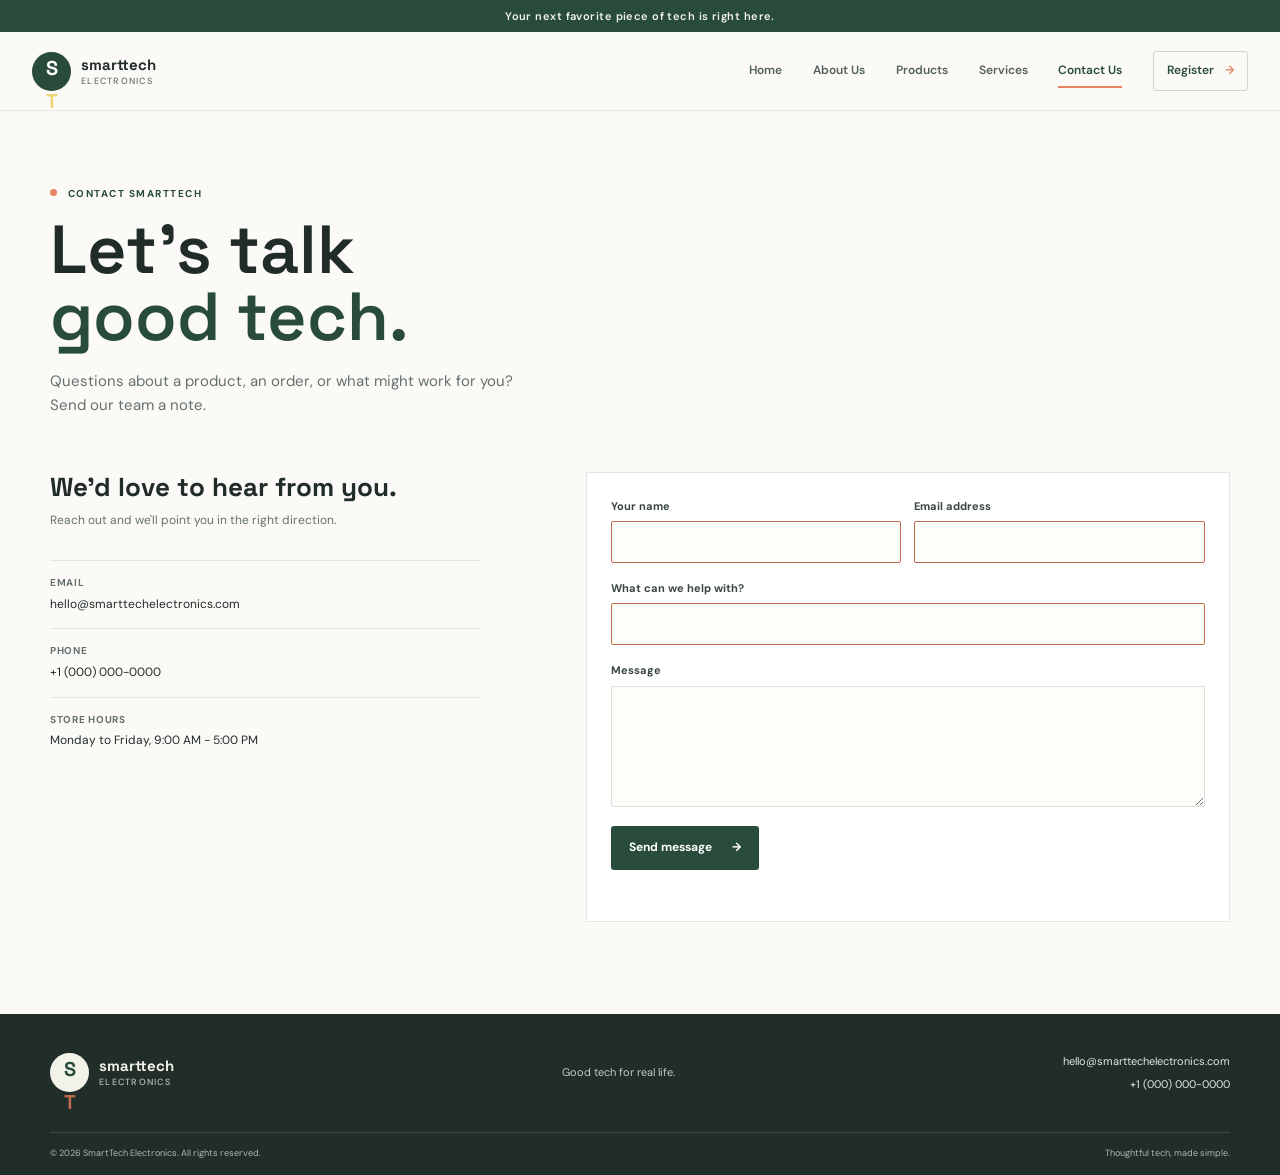
<file: E-comas web/SmartTech_Website/contact.html>
<!DOCTYPE html>
<html lang="en">
<head>
  <meta charset="UTF-8"><meta name="viewport" content="width=device-width, initial-scale=1.0">
  <meta name="description" content="Contact SmartTech Electronics for product advice, orders and customer support.">
  <title>Contact Us | SmartTech Electronics</title>
  <link rel="preconnect" href="https://fonts.googleapis.com"><link rel="preconnect" href="https://fonts.gstatic.com" crossorigin>
  <link href="https://fonts.googleapis.com/css2?family=DM+Sans:wght@400;500;600;700&family=Space+Grotesk:wght@500;600;700&display=swap" rel="stylesheet"><link rel="stylesheet" href="styles.css"><script src="script.js" defer></script>
</head>
<body>
  <div class="announcement">Your next favorite piece of tech is right here.</div>
  <header class="site-header"><div class="header-inner"><a class="brand" href="index.html" aria-label="SmartTech Electronics home"><span class="brand-mark" aria-hidden="true">S<span>T</span></span><span class="brand-name">smarttech<span>electronics</span></span></a><nav class="main-nav" aria-label="Main navigation"><a href="index.html">Home</a><a href="about.html">About Us</a><a href="products.html">Products</a><a href="services.html">Services</a><a class="active" aria-current="page" href="contact.html">Contact Us</a><a class="nav-register" href="register.html">Register <span aria-hidden="true">&rarr;</span></a></nav></div></header>
  <main>
    <section class="page-hero page-wrap"><p class="eyebrow"><span class="eyebrow-dot"></span> Contact SmartTech</p><h1>Let's talk<br><span>good tech.</span></h1><p class="page-intro">Questions about a product, an order, or what might work for you? Send our team a note.</p></section>
    <section class="page-wrap contact-layout"><div class="contact-details"><h2>We'd love to hear from you.</h2><p>Reach out and we'll point you in the right direction.</p><div class="contact-detail"><span class="detail-label">Email</span><a href="mailto:hello@smarttechelectronics.com">hello@smarttechelectronics.com</a></div><div class="contact-detail"><span class="detail-label">Phone</span><a href="tel:+10000000000">+1 (000) 000-0000</a></div><div class="contact-detail"><span class="detail-label">Store hours</span><span>Monday to Friday, 9:00 AM - 5:00 PM</span></div></div><form class="form-panel" data-demo-form><div class="form-grid"><div class="form-field"><label for="contact-name">Your name</label><input id="contact-name" name="name" type="text" autocomplete="name" required></div><div class="form-field"><label for="contact-email">Email address</label><input id="contact-email" name="email" type="email" autocomplete="email" required></div><div class="form-field form-full"><label for="contact-subject">What can we help with?</label><input id="contact-subject" name="subject" type="text" required></div><div class="form-field form-full"><label for="contact-message">Message</label><textarea id="contact-message" name="message" rows="5" required></textarea></div></div><button class="button button-primary" type="submit">Send message <span aria-hidden="true">&rarr;</span></button><p class="form-status" role="status" aria-live="polite"></p></form></section>
  </main>
  <footer class="site-footer"><div class="page-wrap footer-main"><a class="brand brand-footer" href="index.html"><span class="brand-mark" aria-hidden="true">S<span>T</span></span><span class="brand-name">smarttech<span>electronics</span></span></a><p>Good tech for real life.</p><div class="footer-contact"><a href="mailto:hello@smarttechelectronics.com">hello@smarttechelectronics.com</a><a href="tel:+10000000000">+1 (000) 000-0000</a></div></div><div class="page-wrap footer-bottom"><span>&copy; 2026 SmartTech Electronics. All rights reserved.</span><span>Thoughtful tech, made simple.</span></div></footer>
</body>
</html>
</file>
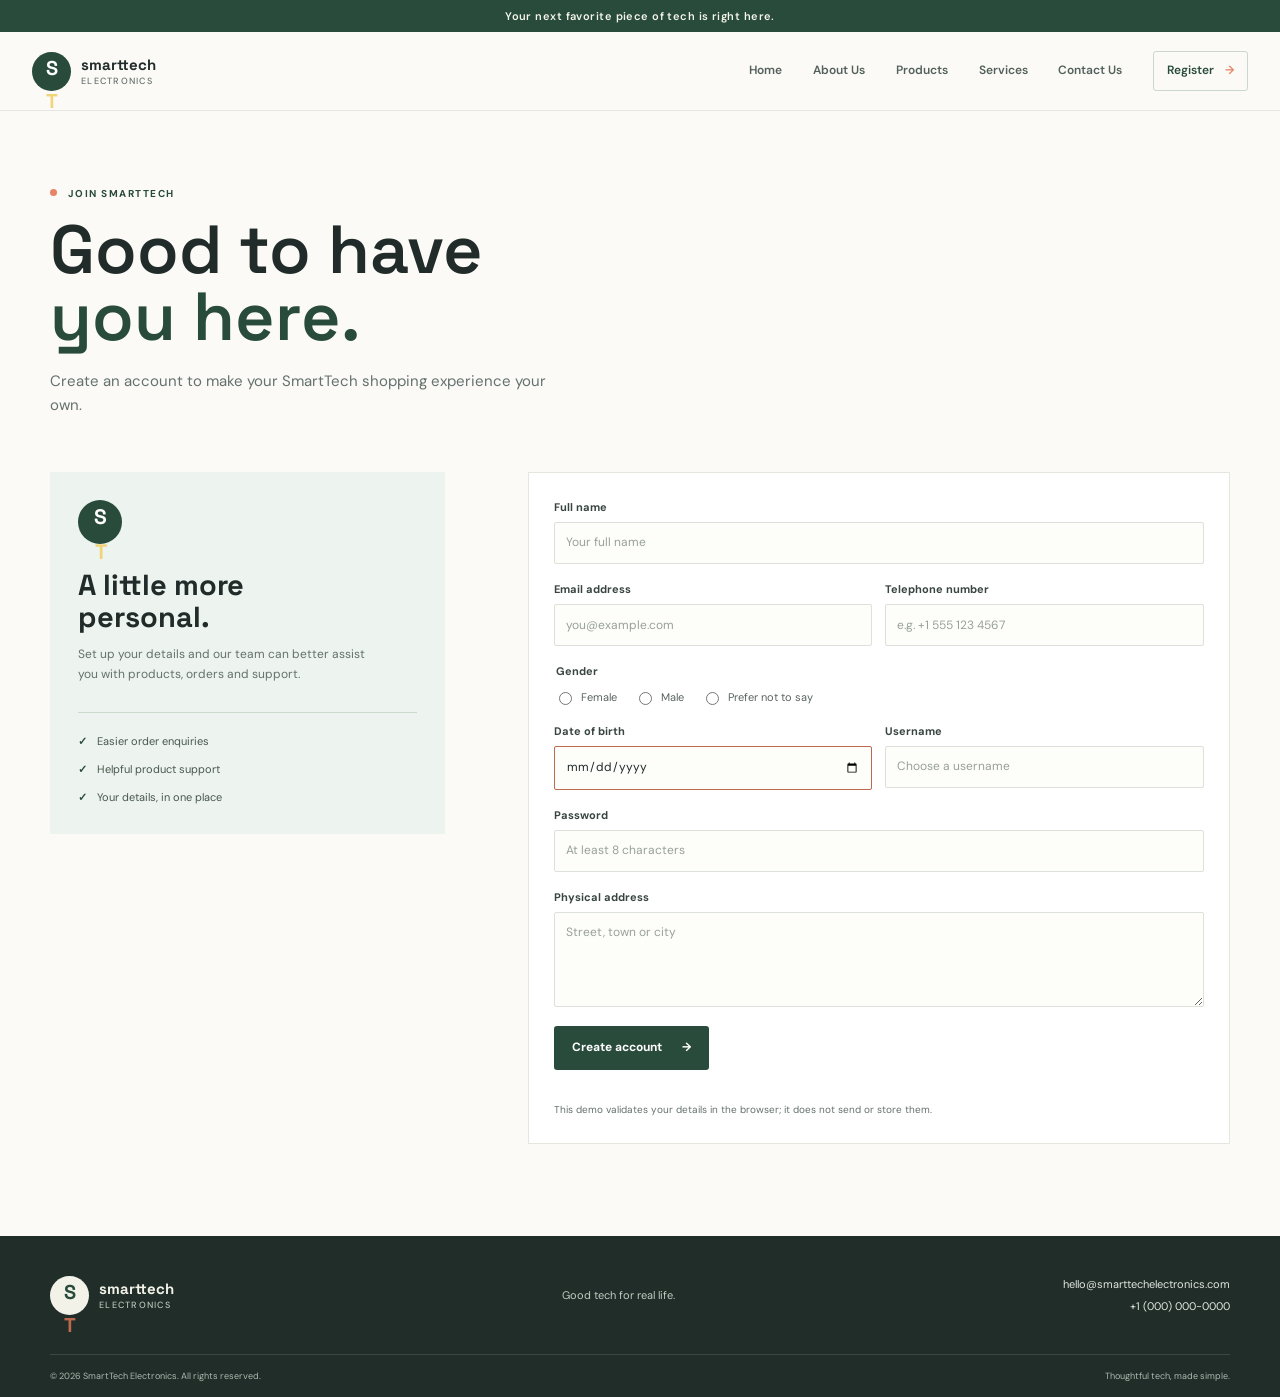
<file: E-comas web/SmartTech_Website/register.html>
<!DOCTYPE html>
<html lang="en">
<head>
  <meta charset="UTF-8"><meta name="viewport" content="width=device-width, initial-scale=1.0">
  <meta name="description" content="Create your SmartTech Electronics customer account.">
  <title>Register | SmartTech Electronics</title>
  <link rel="preconnect" href="https://fonts.googleapis.com"><link rel="preconnect" href="https://fonts.gstatic.com" crossorigin>
  <link href="https://fonts.googleapis.com/css2?family=DM+Sans:wght@400;500;600;700&family=Space+Grotesk:wght@500;600;700&display=swap" rel="stylesheet"><link rel="stylesheet" href="styles.css"><script src="script.js" defer></script>
</head>
<body>
  <div class="announcement">Your next favorite piece of tech is right here.</div>
  <header class="site-header"><div class="header-inner"><a class="brand" href="index.html" aria-label="SmartTech Electronics home"><span class="brand-mark" aria-hidden="true">S<span>T</span></span><span class="brand-name">smarttech<span>electronics</span></span></a><nav class="main-nav" aria-label="Main navigation"><a href="index.html">Home</a><a href="about.html">About Us</a><a href="products.html">Products</a><a href="services.html">Services</a><a href="contact.html">Contact Us</a><a class="nav-register active" aria-current="page" href="register.html">Register <span aria-hidden="true">&rarr;</span></a></nav></div></header>
  <main>
    <section class="page-hero page-wrap"><p class="eyebrow"><span class="eyebrow-dot"></span> Join SmartTech</p><h1>Good to have<br><span>you here.</span></h1><p class="page-intro">Create an account to make your SmartTech shopping experience your own.</p></section>
    <section class="page-wrap register-layout"><div class="register-aside"><span class="register-aside-mark" aria-hidden="true">S<span>T</span></span><h2>A little more<br>personal.</h2><p>Set up your details and our team can better assist you with products, orders and support.</p><div class="register-points"><span><b aria-hidden="true">&#10003;</b> Easier order enquiries</span><span><b aria-hidden="true">&#10003;</b> Helpful product support</span><span><b aria-hidden="true">&#10003;</b> Your details, in one place</span></div></div><form class="form-panel registration-form" data-demo-form><div class="form-grid"><div class="form-field form-full"><label for="full-name">Full name</label><input id="full-name" name="fullName" type="text" autocomplete="name" placeholder="Your full name" required minlength="2"></div><div class="form-field"><label for="email">Email address</label><input id="email" name="email" type="email" autocomplete="email" placeholder="you@example.com" required></div><div class="form-field"><label for="telephone">Telephone number</label><input id="telephone" name="telephone" type="tel" autocomplete="tel" placeholder="e.g. +1 555 123 4567" required pattern="[+0-9() .-]{7,20}" title="Enter a valid telephone number using digits, spaces, +, parentheses, dots or hyphens."></div><fieldset class="form-field form-full gender-field"><legend>Gender</legend><div class="radio-options"><label><input type="radio" name="gender" value="female" required> Female</label><label><input type="radio" name="gender" value="male"> Male</label><label><input type="radio" name="gender" value="prefer-not-to-say"> Prefer not to say</label></div></fieldset><div class="form-field"><label for="dob">Date of birth</label><input id="dob" name="dateOfBirth" type="date" autocomplete="bday" required></div><div class="form-field"><label for="username">Username</label><input id="username" name="username" type="text" autocomplete="username" placeholder="Choose a username" required minlength="4" maxlength="24" pattern="[A-Za-z0-9_]+" title="Use 4 to 24 letters, numbers or underscores."></div><div class="form-field form-full"><label for="password">Password</label><input id="password" name="password" type="password" autocomplete="new-password" placeholder="At least 8 characters" required minlength="8"></div><div class="form-field form-full"><label for="address">Physical address</label><textarea id="address" name="address" autocomplete="street-address" rows="3" placeholder="Street, town or city" required minlength="5"></textarea></div></div><button class="button button-primary" type="submit">Create account <span aria-hidden="true">&rarr;</span></button><p class="form-status" role="status" aria-live="polite"></p><p class="form-note">This demo validates your details in the browser; it does not send or store them.</p></form></section>
  </main>
  <footer class="site-footer"><div class="page-wrap footer-main"><a class="brand brand-footer" href="index.html"><span class="brand-mark" aria-hidden="true">S<span>T</span></span><span class="brand-name">smarttech<span>electronics</span></span></a><p>Good tech for real life.</p><div class="footer-contact"><a href="mailto:hello@smarttechelectronics.com">hello@smarttechelectronics.com</a><a href="tel:+10000000000">+1 (000) 000-0000</a></div></div><div class="page-wrap footer-bottom"><span>&copy; 2026 SmartTech Electronics. All rights reserved.</span><span>Thoughtful tech, made simple.</span></div></footer>
</body>
</html>
</file>
<file: E-comas web/SmartTech_Website/styles.css>
@import url('https://fonts.googleapis.com/css2?family=DM+Sans:wght@400;500;600;700&family=Space+Grotesk:wght@500;600;700&display=swap');

:root {
  color-scheme: light;
  --ink: #202b2a;
  --muted: #64716e;
  --paper: #fbfaf6;
  --white: #fff;
  --green: #b7d9c8;
  --green-dark: #284b3b;
  --green-pale: #edf3ee;
  --coral: #e88365;
  --yellow: #f0d477;
  --line: #e5e6df;
  --heading: 'Space Grotesk', 'Trebuchet MS', sans-serif;
  --body: 'DM Sans', 'Segoe UI', sans-serif;
}

* { box-sizing: border-box; }
html { scroll-behavior: smooth; }
body { margin: 0; background: var(--paper); color: var(--ink); font-family: var(--body); font-size: 15px; line-height: 1.65; }
a { color: inherit; text-decoration: none; }
button, input, textarea { font: inherit; }
img { display: block; max-width: 100%; }
.page-wrap { width: min(1180px, calc(100% - 64px)); margin-inline: auto; }
.announcement { min-height: 32px; display: flex; align-items: center; justify-content: center; padding: 5px 16px; background: var(--green-dark); color: #f4f4e9; font-size: 11px; font-weight: 600; letter-spacing: .04em; text-align: center; }
.site-header { position: relative; z-index: 3; background: var(--paper); border-bottom: 1px solid var(--line); }
.header-inner { width: min(1280px, calc(100% - 64px)); min-height: 78px; margin-inline: auto; display: flex; align-items: center; justify-content: space-between; gap: 28px; }
.brand { display: inline-flex; align-items: center; gap: 10px; flex: 0 0 auto; }
.brand-mark { width: 39px; height: 39px; display: grid; place-items: center; border-radius: 50%; background: var(--green-dark); color: white; font-family: var(--heading); font-size: 20px; font-weight: 700; letter-spacing: -1.5px; }
.brand-mark span { color: var(--yellow); }
.brand-name { display: grid; font-family: var(--heading); font-size: 15px; font-weight: 700; line-height: 1.15; }
.brand-name span { margin-top: 3px; color: var(--muted); font-family: var(--body); font-size: 9px; font-weight: 500; letter-spacing: .14em; text-transform: uppercase; }
.main-nav { display: flex; align-items: center; gap: clamp(14px, 2.4vw, 32px); }
.main-nav > a { position: relative; padding: 8px 0; color: #53605c; font-size: 12px; font-weight: 600; transition: color .18s ease; }
.main-nav > a:hover, .main-nav > a.active { color: var(--green-dark); }
.main-nav > a.active:not(.nav-register)::after { position: absolute; right: 0; bottom: 1px; left: 0; height: 2px; background: var(--coral); content: ''; }
.main-nav .nav-register { padding: 9px 13px; border: 1px solid #cbd6ce; border-radius: 3px; color: var(--green-dark); }
.main-nav .nav-register span { margin-left: 8px; color: var(--coral); }
.main-nav .nav-register:hover { background: var(--green-pale); border-color: var(--green-dark); }

.hero { min-height: 510px; display: grid; grid-template-columns: .88fr 1.12fr; align-items: center; gap: 5.5%; padding-block: 55px 62px; }
.hero-copy { padding: 12px 0 5px; animation: rise-in .55s both; }
.eyebrow { margin: 0 0 15px; color: var(--green-dark); font-size: 10px; font-weight: 700; letter-spacing: .15em; line-height: 1.5; text-transform: uppercase; }
.eyebrow-dot { width: 7px; height: 7px; display: inline-block; margin-right: 7px; border-radius: 50%; background: var(--coral); vertical-align: 1px; }
h1, h2, h3, p { margin-top: 0; }
h1, h2, h3 { font-family: var(--heading); }
.hero h1, .page-hero h1 { margin-bottom: 20px; font-size: clamp(48px, 6vw, 76px); font-weight: 600; letter-spacing: 0; line-height: .99; }
.hero h1 span, .page-hero h1 span { color: var(--green-dark); }
.hero-description { max-width: 410px; margin-bottom: 25px; color: var(--muted); font-size: 15px; }
.hero-actions { display: flex; align-items: center; gap: 23px; flex-wrap: wrap; }
.button { min-height: 44px; display: inline-flex; align-items: center; justify-content: center; gap: 20px; padding: 10px 17px; border: 1px solid transparent; border-radius: 3px; cursor: pointer; font-size: 12px; font-weight: 700; transition: transform .18s ease, background .18s ease, border-color .18s ease; }
.button:hover { transform: translateY(-2px); }
.button-primary { background: var(--green-dark); color: var(--white); }
.button-primary:hover { background: #193729; }
.text-link { display: inline-flex; align-items: center; gap: 8px; color: var(--green-dark); font-size: 12px; font-weight: 700; }
.text-link:hover { color: #ac573c; }
.hero-note { margin-top: 32px; color: var(--muted); font-size: 10px; }
.note-check { width: 17px; height: 17px; display: inline-grid; margin-right: 7px; place-items: center; border-radius: 50%; background: #e0ebe0; color: var(--green-dark); font-size: 10px; }
.hero-showcase { position: relative; height: 385px; display: grid; grid-template-columns: 1.45fr .8fr; gap: 11px; animation: rise-in .65s .08s both; }
.showcase-main, .showcase-side { position: relative; min-width: 0; overflow: hidden; }
.showcase-main { background: #d7e3dc; }
.showcase-main img, .showcase-side img { width: 100%; height: 100%; object-fit: cover; }
.showcase-main img { object-position: 55% center; }
.showcase-side { display: grid; grid-template-rows: 1fr 1fr; gap: 11px; }
.showcase-side img:first-child { object-position: center; background: #ead9c5; }
.showcase-side img:last-child { background: #e8cdbf; }
.image-label { position: absolute; bottom: 15px; left: 15px; padding: 7px 10px; background: var(--paper); color: var(--ink); font-size: 10px; font-weight: 700; }
.showcase-spark { position: absolute; top: -19px; right: -17px; width: 42px; height: 42px; display: grid; place-items: center; border: 1px solid var(--green-dark); border-radius: 50%; background: var(--yellow); color: var(--green-dark); font-size: 25px; }
.benefits-band { background: var(--green-pale); border-top: 1px solid #e3ebe3; border-bottom: 1px solid #e3ebe3; }
.benefits-grid { min-height: 100px; display: grid; grid-template-columns: repeat(3, 1fr); align-items: center; gap: 28px; }
.benefits-grid > div { display: flex; align-items: center; gap: 13px; }
.benefit-icon { color: #718b79; font-family: var(--heading); font-size: 20px; }
.benefits-grid p { display: grid; margin: 0; line-height: 1.35; }
.benefits-grid strong { font-size: 11px; }
.benefits-grid small { margin-top: 3px; color: var(--muted); font-size: 10px; }
.section-space { padding-block: 78px 84px; }
.section-heading { display: flex; align-items: end; justify-content: space-between; gap: 20px; margin-bottom: 25px; }
.section-heading .eyebrow { margin-bottom: 7px; }
.section-heading h2 { margin: 0; font-size: 30px; font-weight: 600; letter-spacing: 0; line-height: 1.15; }
.section-heading > .text-link, .result-count { margin-bottom: 4px; }
.promo-grid { display: grid; grid-template-columns: repeat(3, minmax(0, 1fr)); gap: 16px; }
.promo-card { position: relative; min-height: 310px; display: flex; flex-direction: column; justify-content: flex-end; overflow: hidden; padding: 21px; }
.promo-card::after { position: absolute; inset: 30% 0 0; background: linear-gradient(transparent, rgba(20, 33, 30, .67)); content: ''; transition: opacity .2s ease; }
.promo-card:hover::after { opacity: .8; }
.promo-blue { background: #a9c5ba; }
.promo-yellow { background: #e5d5a4; }
.promo-coral { background: #d3a18a; }
.promo-card img { position: absolute; inset: 0; width: 100%; height: 100%; object-fit: cover; transition: transform .35s ease; }
.promo-card:hover img { transform: scale(1.035); }
.promo-tag, .promo-title, .promo-arrow { position: relative; z-index: 1; color: white; }
.promo-tag { align-self: flex-start; margin-bottom: 11px; padding: 4px 8px; background: rgba(31, 57, 45, .8); font-size: 9px; font-weight: 700; letter-spacing: .08em; text-transform: uppercase; }
.promo-title { font-family: var(--heading); font-size: 25px; font-weight: 600; line-height: 1.1; }
.promo-arrow { position: absolute; right: 17px; bottom: 19px; font-size: 22px; }
.home-cta { background: var(--green-dark); color: white; }
.cta-inner { min-height: 220px; display: flex; align-items: center; justify-content: space-between; gap: 30px; }
.cta-inner .eyebrow { color: var(--yellow); }
.cta-inner h2 { margin: 0; font-size: 35px; font-weight: 600; line-height: 1.12; }
.button-light { background: var(--paper); color: var(--green-dark); }
.button-light:hover { background: var(--yellow); }

.site-footer { background: #202d28; color: #f2f2e9; }
.footer-main { min-height: 118px; display: flex; align-items: center; justify-content: space-between; gap: 25px; }
.brand-footer .brand-mark { background: #f2f2e9; color: var(--green-dark); }
.brand-footer .brand-mark span { color: #bd694e; }
.brand-footer .brand-name span { color: #b7c4ba; }
.footer-main > p { margin: 0; color: #c1ccc4; font-size: 11px; }
.footer-contact { display: grid; gap: 4px; text-align: right; }
.footer-contact a { color: #e3e7e0; font-size: 11px; }
.footer-contact a:hover { color: var(--yellow); }
.footer-bottom { min-height: 43px; display: flex; align-items: center; justify-content: space-between; gap: 16px; border-top: 1px solid #3c4943; color: #aeb9b1; font-size: 9px; }

.page-hero { padding-block: 75px 54px; }
.page-hero h1 { max-width: 760px; margin-bottom: 18px; font-size: clamp(45px, 5.7vw, 68px); }
.page-intro { max-width: 500px; margin-bottom: 0; color: var(--muted); font-size: 15px; }
.story-section { display: grid; grid-template-columns: 1.05fr .95fr; align-items: center; gap: 8%; padding-block: 12px 90px; }
.story-image { height: 390px; overflow: hidden; background: #dce5dc; }
.story-image img { width: 100%; height: 100%; object-fit: cover; }
.story-copy h2 { margin-bottom: 20px; font-size: 38px; line-height: 1.06; }
.story-copy > p:not(.eyebrow) { color: var(--muted); font-size: 13px; }
.story-copy .button { margin-top: 12px; }
.values-section { padding-block: 70px 82px; background: var(--green-pale); }
.values-section .section-heading { margin-bottom: 32px; }
.values-grid { display: grid; grid-template-columns: repeat(3, 1fr); gap: 34px; }
.values-grid article { padding-top: 15px; border-top: 1px solid #b9c9bc; }
.values-grid article > span { color: #7b9683; font-family: var(--heading); font-size: 13px; }
.values-grid h3 { margin: 14px 0 8px; font-size: 17px; }
.values-grid p { max-width: 310px; margin: 0; color: var(--muted); font-size: 12px; }

.product-section { padding-bottom: 74px; }
.product-section .section-heading { margin-bottom: 23px; }
.result-count { color: var(--muted); font-size: 11px; }
.product-grid { display: grid; grid-template-columns: repeat(3, minmax(0, 1fr)); gap: 25px 17px; }
.product-card { min-width: 0; background: var(--white); border: 1px solid var(--line); }
.product-image { position: relative; height: 225px; overflow: hidden; background: #e9eee8; }
.product-image img { width: 100%; height: 100%; object-fit: cover; transition: transform .3s ease; }
.product-card:hover .product-image img { transform: scale(1.035); }
.product-category { position: absolute; bottom: 10px; left: 10px; padding: 4px 8px; background: var(--paper); color: var(--green-dark); font-size: 9px; font-weight: 700; }
.product-info { padding: 14px 15px 15px; }
.product-info h3 { margin-bottom: 5px; font-size: 17px; }
.product-info > p { min-height: 40px; margin-bottom: 13px; color: var(--muted); font-size: 11px; line-height: 1.5; }
.product-buy { display: flex; align-items: center; justify-content: space-between; gap: 10px; padding-top: 11px; border-top: 1px solid var(--line); }
.product-buy strong { font-family: var(--heading); font-size: 15px; }
.button-small { min-height: 34px; gap: 9px; padding: 7px 10px; background: var(--green-pale); color: var(--green-dark); font-size: 10px; }
.button-small:hover { background: var(--green); }
.inventory-section { padding-block: 20px 88px; }
.inventory-section .section-heading { margin-bottom: 18px; }
.table-scroll { overflow-x: auto; border: 1px solid var(--line); background: white; }
.inventory-table { width: 100%; border-collapse: collapse; text-align: left; font-size: 12px; }
.inventory-table caption { padding: 10px 14px; color: var(--muted); text-align: left; }
.inventory-table th, .inventory-table td { padding: 12px 15px; border-bottom: 1px solid var(--line); }
.inventory-table thead th { background: var(--green-pale); color: var(--green-dark); font-size: 10px; font-weight: 700; }
.inventory-table thead .table-group { background: var(--green-dark); color: white; font-family: var(--heading); font-size: 12px; }
.inventory-table tbody tr:last-child td { border-bottom: 0; }
.inventory-table tbody tr:hover { background: #fafbf7; }
.inventory-table td:first-child { color: var(--green-dark); font-weight: 700; }
.toast { position: fixed; right: 22px; bottom: 22px; z-index: 5; max-width: min(350px, calc(100vw - 32px)); padding: 13px 18px; border: 1px solid #50685a; background: var(--green-dark); color: white; box-shadow: 0 6px 24px #17251d30; font-size: 12px; }

.services-section { display: grid; grid-template-columns: 1fr .75fr; align-items: start; gap: 8%; padding-bottom: 90px; }
.service-list { border-top: 1px solid var(--line); }
.service-row { display: grid; grid-template-columns: 45px 1fr 24px; gap: 15px; padding: 23px 0; border-bottom: 1px solid var(--line); }
.service-number { padding-top: 2px; color: #79917f; font-family: var(--heading); font-size: 13px; }
.service-row h2 { margin-bottom: 7px; font-size: 19px; }
.service-row p { max-width: 500px; margin: 0; color: var(--muted); font-size: 12px; }
.service-symbol { color: var(--coral); font-size: 19px; }
.service-aside { background: var(--green-pale); }
.service-aside > img { width: 100%; height: 220px; object-fit: cover; }
.service-aside > div { padding: 22px; }
.service-aside h3 { margin-bottom: 15px; font-size: 20px; }

.contact-layout { display: grid; grid-template-columns: .8fr 1.2fr; gap: 9%; align-items: start; padding-bottom: 92px; }
.contact-details h2 { margin-bottom: 8px; font-size: 26px; line-height: 1.2; }
.contact-details > p { margin-bottom: 29px; color: var(--muted); font-size: 12px; }
.contact-detail { display: grid; gap: 3px; padding: 14px 0; border-top: 1px solid var(--line); font-size: 12px; }
.detail-label { color: var(--muted); font-size: 10px; font-weight: 700; letter-spacing: .07em; text-transform: uppercase; }
.contact-detail a:hover { color: #ac573c; }
.form-panel { padding: 24px; border: 1px solid var(--line); background: white; }
.form-grid { display: grid; grid-template-columns: repeat(2, minmax(0, 1fr)); gap: 16px 13px; margin-bottom: 19px; }
.form-field { min-width: 0; display: grid; align-content: start; gap: 6px; }
.form-field > label, .form-field > legend { color: #394640; font-size: 11px; font-weight: 700; }
.form-full { grid-column: 1 / -1; }
.form-field input:not([type="radio"]), .form-field textarea { width: 100%; min-height: 42px; padding: 10px 11px; border: 1px solid #dce1db; border-radius: 2px; outline: none; background: #fdfdfa; color: var(--ink); font-size: 12px; }
.form-field textarea { min-height: 95px; resize: vertical; }
.form-field input:focus, .form-field textarea:focus { border-color: var(--green-dark); box-shadow: 0 0 0 2px #284b3b18; }
.form-field input::placeholder, .form-field textarea::placeholder { color: #98a19b; }
.form-field input:invalid:not(:placeholder-shown) { border-color: #bd694e; }
.gender-field { margin: 0; padding: 0; border: 0; }
.gender-field legend { margin-bottom: 7px; }
.radio-options { display: flex; flex-wrap: wrap; gap: 8px 17px; }
.radio-options label { display: inline-flex; align-items: center; gap: 6px; color: #59645f; font-size: 11px; cursor: pointer; }
.radio-options input { accent-color: var(--green-dark); }
.form-status { min-height: 18px; margin: 9px 0 0; color: var(--green-dark); font-size: 11px; }
.form-note { margin: 5px 0 0; color: var(--muted); font-size: 10px; }

.register-layout { display: grid; grid-template-columns: .72fr 1.28fr; align-items: start; gap: 7%; padding-bottom: 92px; }
.register-aside { padding: 28px; background: var(--green-pale); }
.register-aside-mark { width: 44px; height: 44px; display: grid; place-items: center; margin-bottom: 25px; border-radius: 50%; background: var(--green-dark); color: white; font-family: var(--heading); font-size: 21px; font-weight: 700; letter-spacing: -1.5px; }
.register-aside-mark span { color: var(--yellow); }
.register-aside h2 { margin-bottom: 12px; font-size: 29px; line-height: 1.1; }
.register-aside > p { max-width: 290px; color: var(--muted); font-size: 12px; }
.register-points { display: grid; gap: 10px; margin-top: 27px; padding-top: 19px; border-top: 1px solid #cbd8cc; }
.register-points span { color: #48584e; font-size: 11px; }
.register-points b { margin-right: 7px; color: var(--green-dark); }
.registration-form { padding: 25px; }

@keyframes rise-in { from { opacity: 0; transform: translateY(10px); } to { opacity: 1; transform: translateY(0); } }
@media (prefers-reduced-motion: reduce) { *, *::before, *::after { scroll-behavior: auto !important; animation-duration: .01ms !important; animation-iteration-count: 1 !important; transition-duration: .01ms !important; } }
@media (max-width: 900px) {
  .header-inner { width: min(100% - 36px, 720px); min-height: 72px; align-items: flex-start; flex-direction: column; justify-content: center; gap: 5px; padding-block: 10px; }
  .main-nav { width: 100%; gap: clamp(12px, 3vw, 22px); overflow-x: auto; }
  .main-nav > a { flex: 0 0 auto; font-size: 11px; }
  .main-nav .nav-register { margin-left: auto; }
  .page-wrap { width: min(100% - 40px, 720px); }
  .hero { min-height: unset; grid-template-columns: 1fr 1fr; gap: 5%; padding-block: 49px; }
  .hero h1 { font-size: clamp(46px, 7vw, 62px); }
  .hero-showcase { height: 315px; }
  .benefits-grid { gap: 15px; }
  .benefit-icon { font-size: 17px; }
  .benefits-grid strong { font-size: 10px; }
  .benefits-grid small { font-size: 9px; }
  .product-image { height: 185px; }
  .story-section { gap: 6%; }
  .contact-layout { gap: 5%; }
}
@media (max-width: 620px) {
  body { font-size: 14px; }
  .page-wrap { width: calc(100% - 36px); }
  .announcement { font-size: 10px; }
  .header-inner { width: calc(100% - 32px); }
  .main-nav { gap: 16px; padding-bottom: 2px; }
  .main-nav .nav-register { padding: 7px 9px; }
  .hero { grid-template-columns: 1fr; gap: 28px; padding-block: 44px 38px; }
  .hero h1, .page-hero h1 { font-size: 51px; }
  .hero-description { max-width: 390px; font-size: 13px; }
  .hero-note { margin-top: 21px; }
  .hero-showcase { height: 300px; grid-template-columns: 1.35fr .85fr; }
  .benefits-grid { grid-template-columns: 1fr; gap: 0; padding-block: 7px; }
  .benefits-grid > div { min-height: 67px; border-bottom: 1px solid #dce6dd; }
  .benefits-grid > div:last-child { border-bottom: 0; }
  .section-space { padding-block: 53px 58px; }
  .section-heading h2 { font-size: 25px; }
  .section-heading > .text-link { font-size: 10px; }
  .promo-grid { grid-template-columns: 1fr; gap: 12px; }
  .promo-card { min-height: 250px; }
  .cta-inner { min-height: 205px; align-items: flex-start; flex-direction: column; justify-content: center; gap: 19px; padding-block: 30px; }
  .cta-inner h2 { font-size: 30px; }
  .footer-main { align-items: flex-start; flex-wrap: wrap; gap: 12px 20px; padding-block: 21px; }
  .footer-main > p { align-self: center; }
  .footer-contact { width: 100%; text-align: left; }
  .footer-bottom { align-items: flex-start; flex-direction: column; justify-content: center; gap: 2px; padding-block: 9px; }
  .page-hero { padding-block: 50px 35px; }
  .page-intro { font-size: 13px; }
  .story-section { grid-template-columns: 1fr; gap: 25px; padding-bottom: 58px; }
  .story-image { height: 275px; }
  .story-copy h2 { font-size: 32px; }
  .values-section { padding-block: 48px 55px; }
  .values-grid { grid-template-columns: 1fr; gap: 19px; }
  .values-grid article { padding-top: 11px; }
  .values-grid h3 { margin-top: 8px; }
  .product-section { padding-bottom: 50px; }
  .product-grid { grid-template-columns: repeat(2, minmax(0, 1fr)); gap: 12px; }
  .product-image { height: 155px; }
  .product-info { padding: 11px; }
  .product-info h3 { font-size: 14px; }
  .product-info > p { min-height: 48px; font-size: 10px; }
  .product-buy { align-items: flex-start; flex-direction: column; }
  .inventory-section { padding-bottom: 55px; }
  .inventory-table { min-width: 590px; }
  .services-section { grid-template-columns: 1fr; gap: 28px; padding-bottom: 58px; }
  .service-aside > img { height: 210px; }
  .contact-layout { grid-template-columns: 1fr; gap: 25px; padding-bottom: 58px; }
  .form-panel, .registration-form { padding: 17px; }
  .register-layout { grid-template-columns: 1fr; gap: 18px; padding-bottom: 58px; }
  .register-aside { padding: 20px; }
  .register-aside-mark { margin-bottom: 16px; }
  .register-points { margin-top: 18px; }
  .form-grid { gap: 13px 9px; }
  .radio-options { gap: 8px 11px; }
}
@media (max-width: 380px) {
  .hero h1, .page-hero h1 { font-size: 44px; }
  .product-grid { grid-template-columns: 1fr; }
  .product-image { height: 210px; }
  .form-grid { grid-template-columns: 1fr; }
  .form-full { grid-column: auto; }
}
</file>
